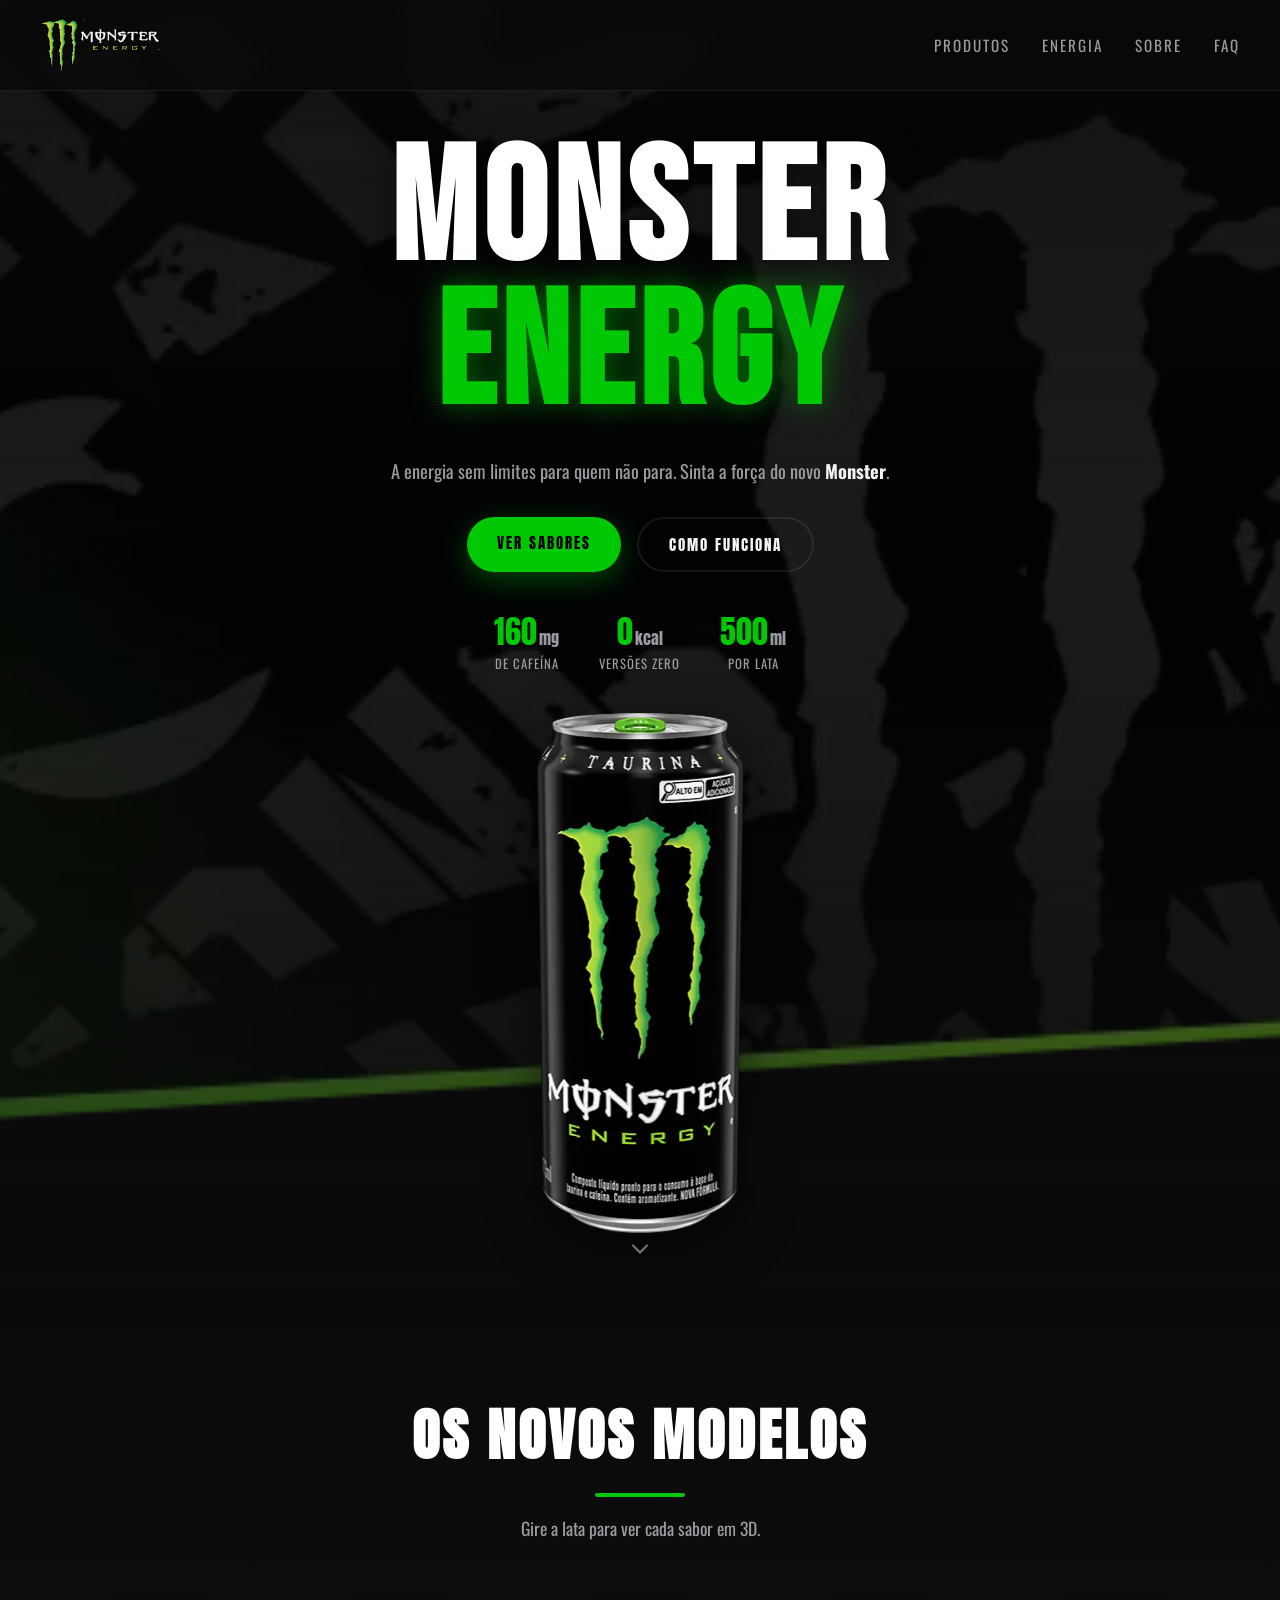
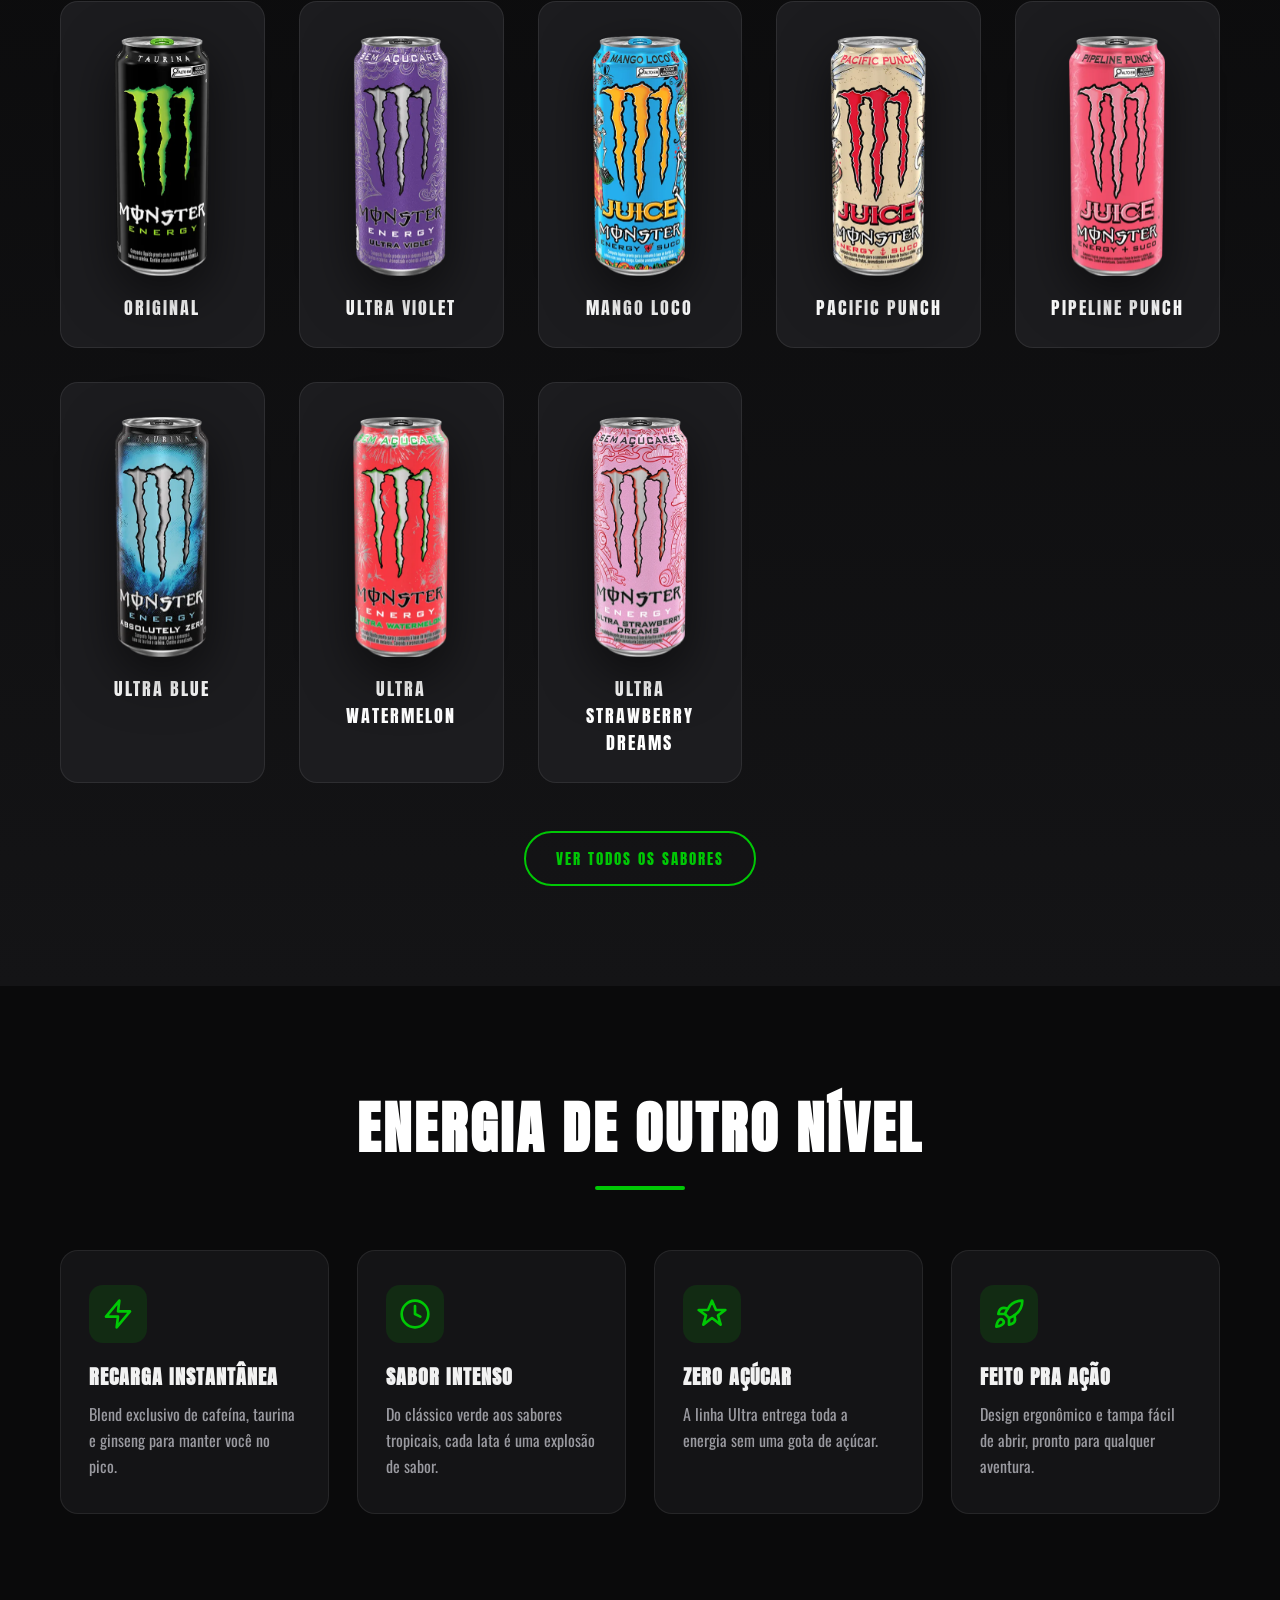
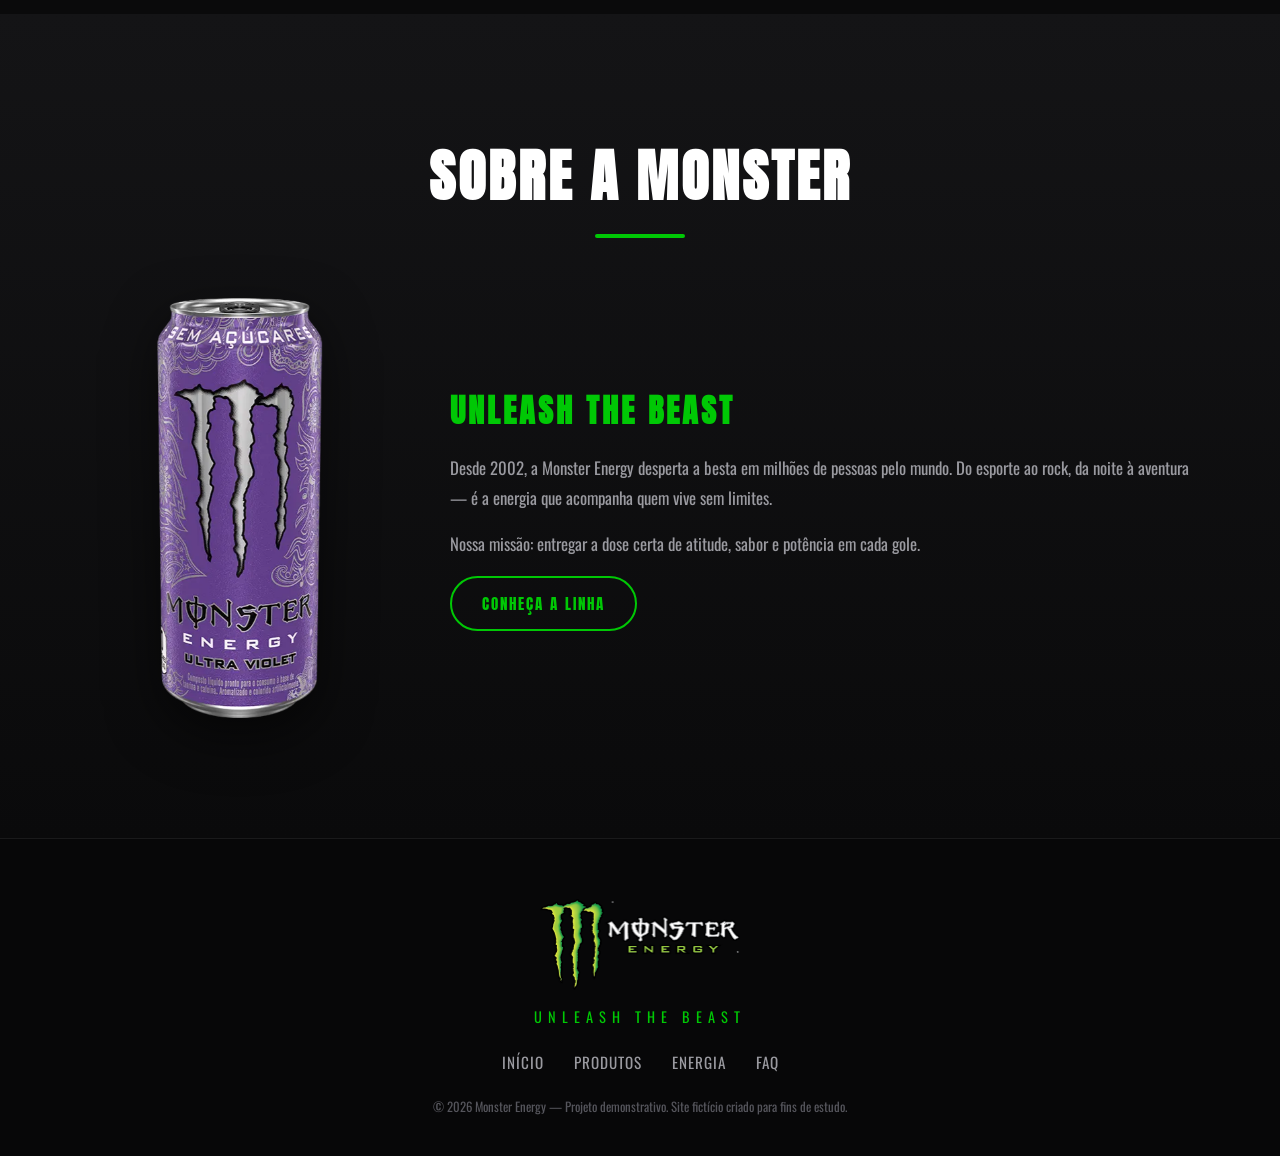
<file: index.html>
<!DOCTYPE html>
<html lang="pt-BR">
<head>
  <meta charset="UTF-8" />
  <meta name="viewport" content="width=device-width, initial-scale=1.0" />
  <title>Monster Energy — Unleash the Beast</title>
  <meta name="description" content="Monster Energy: a energia brutal que você precisa. Conheça os novos sabores e modelos do mercado." />
  <link rel="icon" type="image/x-icon" href="assets/favicon/favicon.ico" />
  <link rel="icon" type="image/png" sizes="16x16" href="assets/favicon/favicon-16x16.png" />
  <link rel="icon" type="image/png" sizes="32x32" href="assets/favicon/favicon-32x32.png" />
  <link rel="icon" type="image/png" sizes="192x192" href="assets/favicon/android-chrome-192x192.png" />
  <link rel="apple-touch-icon" sizes="180x180" href="assets/favicon/apple-touch-icon.png" />
  <link rel="manifest" href="assets/favicon/site.webmanifest" />
  <link rel="preconnect" href="https://fonts.googleapis.com" />
  <link rel="preconnect" href="https://fonts.gstatic.com" crossorigin />
  <link href="https://fonts.googleapis.com/css2?family=Anton&family=Bebas+Neue&family=Oswald:wght@400;600&display=swap" rel="stylesheet" />
  <link rel="stylesheet" href="style.css" />
</head>
<body>
  <!-- NAV -->
  <header class="nav">
    <a href="#" class="brand" aria-label="Monster Energy">
      <img src="assets/images/monster-logo.png" alt="Monster Energy" class="brand-logo" />
    </a>
    <nav class="nav-links">
      <a href="produtos.html">Produtos</a>
      <a href="#recursos">Energia</a>
      <a href="#sobre">Sobre</a>
      <a href="faq.html">FAQ</a>
    </nav>
    <button class="nav-toggle" aria-label="Abrir menu" aria-expanded="false">
      <span></span><span></span><span></span>
    </button>
  </header>
  <div class="mobile-menu">
    <a href="produtos.html">Produtos</a>
    <a href="#recursos">Energia</a>
    <a href="#sobre">Sobre</a>
    <a href="faq.html">FAQ</a>
  </div>

  <!-- HERO -->
  <section class="hero" id="inicio">
    <div class="hero-bg"></div>
    <div class="hero-content">
      <h1 class="hero-title">MONSTER<br /><span class="hl">ENERGY</span></h1>
      <p class="hero-sub">A energia sem limites para quem não para. Sinta a força do novo <strong>Monster</strong>.</p>
      <div class="hero-cta">
        <a href="#produtos" class="btn btn-green">Ver Sabores</a>
        <a href="#recursos" class="btn btn-ghost">Como funciona</a>
      </div>
      <div class="hero-stats">
        <div class="stat"><span class="num">160<span class="unit">mg</span></span><span class="lbl">de cafeína</span></div>
        <div class="stat"><span class="num">0<span class="unit">kcal</span></span><span class="lbl">versões zero</span></div>
        <div class="stat"><span class="num">500<span class="unit">ml</span></span><span class="lbl">por lata</span></div>
      </div>
    </div>
    <div class="hero-can-wrap">
      <div class="hero-can">
        <img src="assets/images/Monster energy original.webp" alt="Monster Energy Original" class="can-img can-img-large" />
      </div>
    </div>
    <div class="scroll-hint" aria-hidden="true">
      <svg viewBox="0 0 24 24" width="28" height="28" fill="none" stroke="currentColor" stroke-width="2" stroke-linecap="round" stroke-linejoin="round"><polyline points="6 9 12 15 18 9"/></svg>
    </div>
  </section>

  <!-- PRODUTOS -->
  <section class="products" id="produtos">
    <h2 class="section-title">OS NOVOS MODELOS</h2>
    <p class="section-sub">Gire a lata para ver cada sabor em 3D.</p>
    <div class="product-grid">
      <div class="product-card" data-name="Original">
        <img src="assets/images/Monster energy original.webp" alt="Monster Energy Original" class="can-img" loading="lazy" />
      </div>
      <div class="product-card" data-name="Ultra Violet">
        <img src="assets/images/Monster Energy Ultra Violet.webp" alt="Monster Energy Ultra Violet" class="can-img" loading="lazy" />
      </div>
      <div class="product-card" data-name="Mango Loco">
        <img src="assets/images/Monster Energy Juice Mango Loco.webp" alt="Monster Energy Mango Loco" class="can-img" loading="lazy" />
      </div>
      <div class="product-card" data-name="Pacific Punch">
        <img src="assets/images/Monster Energy Juice Pacific Punch.webp" alt="Monster Energy Pacific Punch" class="can-img" loading="lazy" />
      </div>
      <div class="product-card" data-name="Pipeline Punch">
        <img src="assets/images/Monster Energy Juice Pipeline Punch.webp" alt="Monster Energy Pipeline Punch" class="can-img" loading="lazy" />
      </div>
      <div class="product-card" data-name="Ultra Blue">
        <img src="assets/images/Monster Energy Absolutely Zero (ultra blue).webp" alt="Monster Energy Absolutely Zero" class="can-img" loading="lazy" />
      </div>
      <div class="product-card" data-name="Ultra Watermelon">
        <img src="assets/images/Monster Energy Ultra Watermelon (ultra red).webp" alt="Monster Energy Ultra Watermelon" class="can-img" loading="lazy" />
      </div>
      <div class="product-card" data-name="Ultra Strawberry Dreams">
        <img src="assets/images/Monster Ultra Strawberry Dreams (ultra rosa).webp" alt="Monster Energy Ultra Strawberry Dreams" class="can-img" loading="lazy" />
      </div>
    </div>
    <div class="products-more">
      <a href="produtos.html" class="btn btn-outline">Ver todos os sabores</a>
    </div>
  </section>

  <!-- RECURSOS -->
  <section class="features" id="recursos">
    <h2 class="section-title">ENERGIA DE OUTRO NÍVEL</h2>
    <div class="feature-grid">
      <div class="feature">
        <div class="feature-icon">
          <svg viewBox="0 0 24 24" width="32" height="32" fill="none" stroke="currentColor" stroke-width="2" stroke-linecap="round" stroke-linejoin="round" aria-hidden="true"><polygon points="13 2 3 14 12 14 11 22 21 10 12 10 13 2"/></svg>
        </div>
        <h3>Recarga Instantânea</h3>
        <p>Blend exclusivo de cafeína, taurina e ginseng para manter você no pico.</p>
      </div>
      <div class="feature">
        <div class="feature-icon">
          <svg viewBox="0 0 24 24" width="32" height="32" fill="none" stroke="currentColor" stroke-width="2" stroke-linecap="round" stroke-linejoin="round" aria-hidden="true"><circle cx="12" cy="12" r="10"/><polyline points="12 6 12 12 16 14"/></svg>
        </div>
        <h3>Sabor Intenso</h3>
        <p>Do clássico verde aos sabores tropicais, cada lata é uma explosão de sabor.</p>
      </div>
      <div class="feature">
        <div class="feature-icon">
          <svg viewBox="0 0 24 24" width="32" height="32" fill="none" stroke="currentColor" stroke-width="2" stroke-linecap="round" stroke-linejoin="round" aria-hidden="true"><path d="M12 2l3 7h7l-5.5 4 2 7L12 15l-6.5 5 2-7L2 9h7z"/></svg>
        </div>
        <h3>Zero Açúcar</h3>
        <p>A linha Ultra entrega toda a energia sem uma gota de açúcar.</p>
      </div>
      <div class="feature">
        <div class="feature-icon">
          <svg viewBox="0 0 24 24" width="32" height="32" fill="none" stroke="currentColor" stroke-width="2" stroke-linecap="round" stroke-linejoin="round" aria-hidden="true"><path d="M4.5 16.5c-1.5 1.26-2 5-2 5s3.74-.5 5-2c.71-.84.7-2.13-.09-2.91a2.18 2.18 0 0 0-2.91-.09z"/><path d="M12 15l-3-3a22 22 0 0 1 2-3.95A12.88 12.88 0 0 1 22 2c0 2.72-.78 7.5-6 11a22.35 22.35 0 0 1-4 2z"/><path d="M9 12H4s.55-3.03 2-4c1.62-1.08 5 0 5 0"/><path d="M12 15v5s3.03-.55 4-2c1.08-1.62 0-5 0-5"/></svg>
        </div>
        <h3>Feito pra Ação</h3>
        <p>Design ergonômico e tampa fácil de abrir, pronto para qualquer aventura.</p>
      </div>
    </div>
  </section>

  <!-- SOBRE -->
  <section class="about" id="sobre">
    <h2 class="section-title">SOBRE A MONSTER</h2>
    <div class="about-inner">
      <div class="about-can">
        <img src="assets/images/Monster Energy Ultra Violet.webp" alt="Monster Energy Ultra Violet" class="can-img can-img-large" loading="lazy" />
      </div>
      <div class="about-text">
        <h3>UNLEASH THE BEAST</h3>
        <p>Desde 2002, a Monster Energy desperta a besta em milhões de pessoas pelo mundo. Do esporte ao rock, da noite à aventura — é a energia que acompanha quem vive sem limites.</p>
        <p>Nossa missão: entregar a dose certa de atitude, sabor e potência em cada gole.</p>
        <a href="#produtos" class="btn btn-outline">Conheça a linha</a>
      </div>
    </div>
  </section>

  <!-- FOOTER -->
  <footer class="footer">
    <img src="assets/images/monster-logo.png" alt="Monster Energy" class="footer-logo" />
    <p class="footer-tag">Unleash the Beast</p>
    <div class="footer-links">
      <a href="#inicio">Início</a>
      <a href="produtos.html">Produtos</a>
      <a href="#recursos">Energia</a>
      <a href="faq.html">FAQ</a>
    </div>
    <p class="footer-copy">&copy; 2026 Monster Energy — Projeto demonstrativo. Site fictício criado para fins de estudo.</p>
  </footer>

  <script src="script.js"></script>
</body>
</html>
</file>
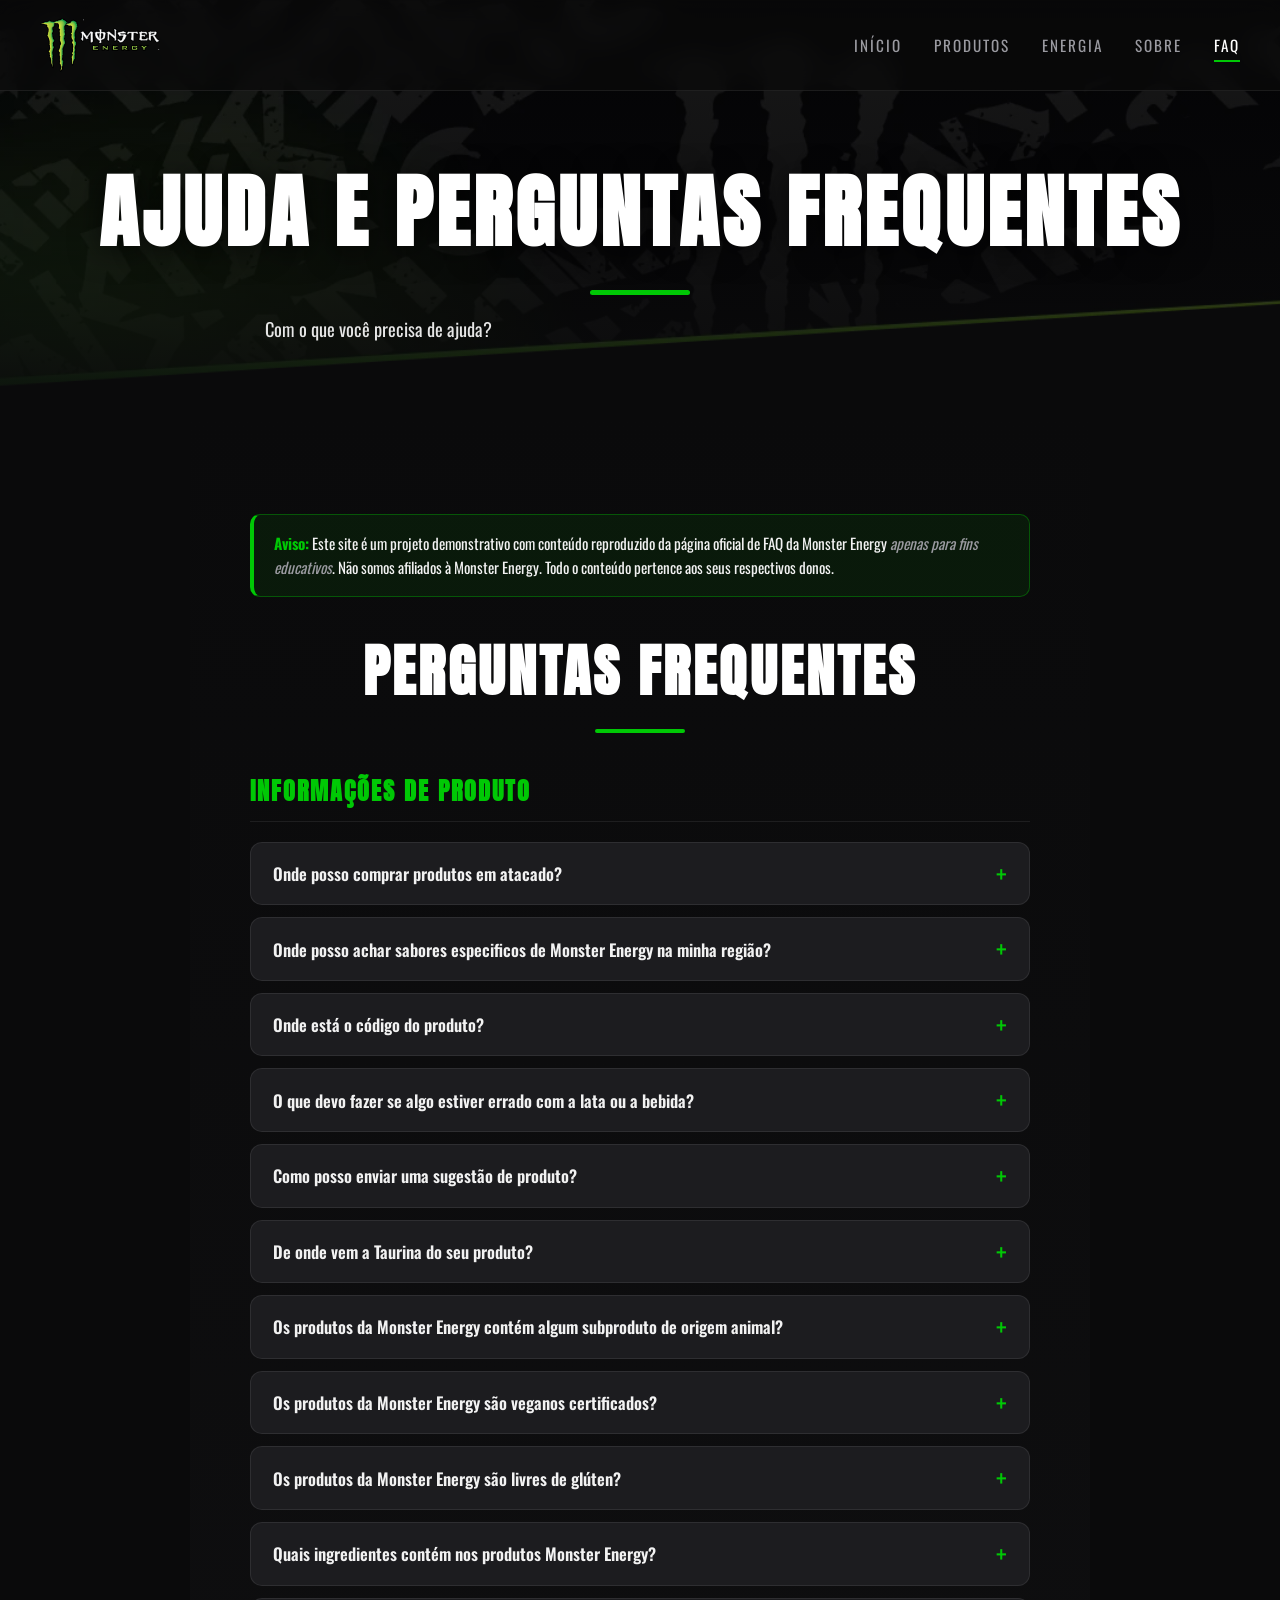
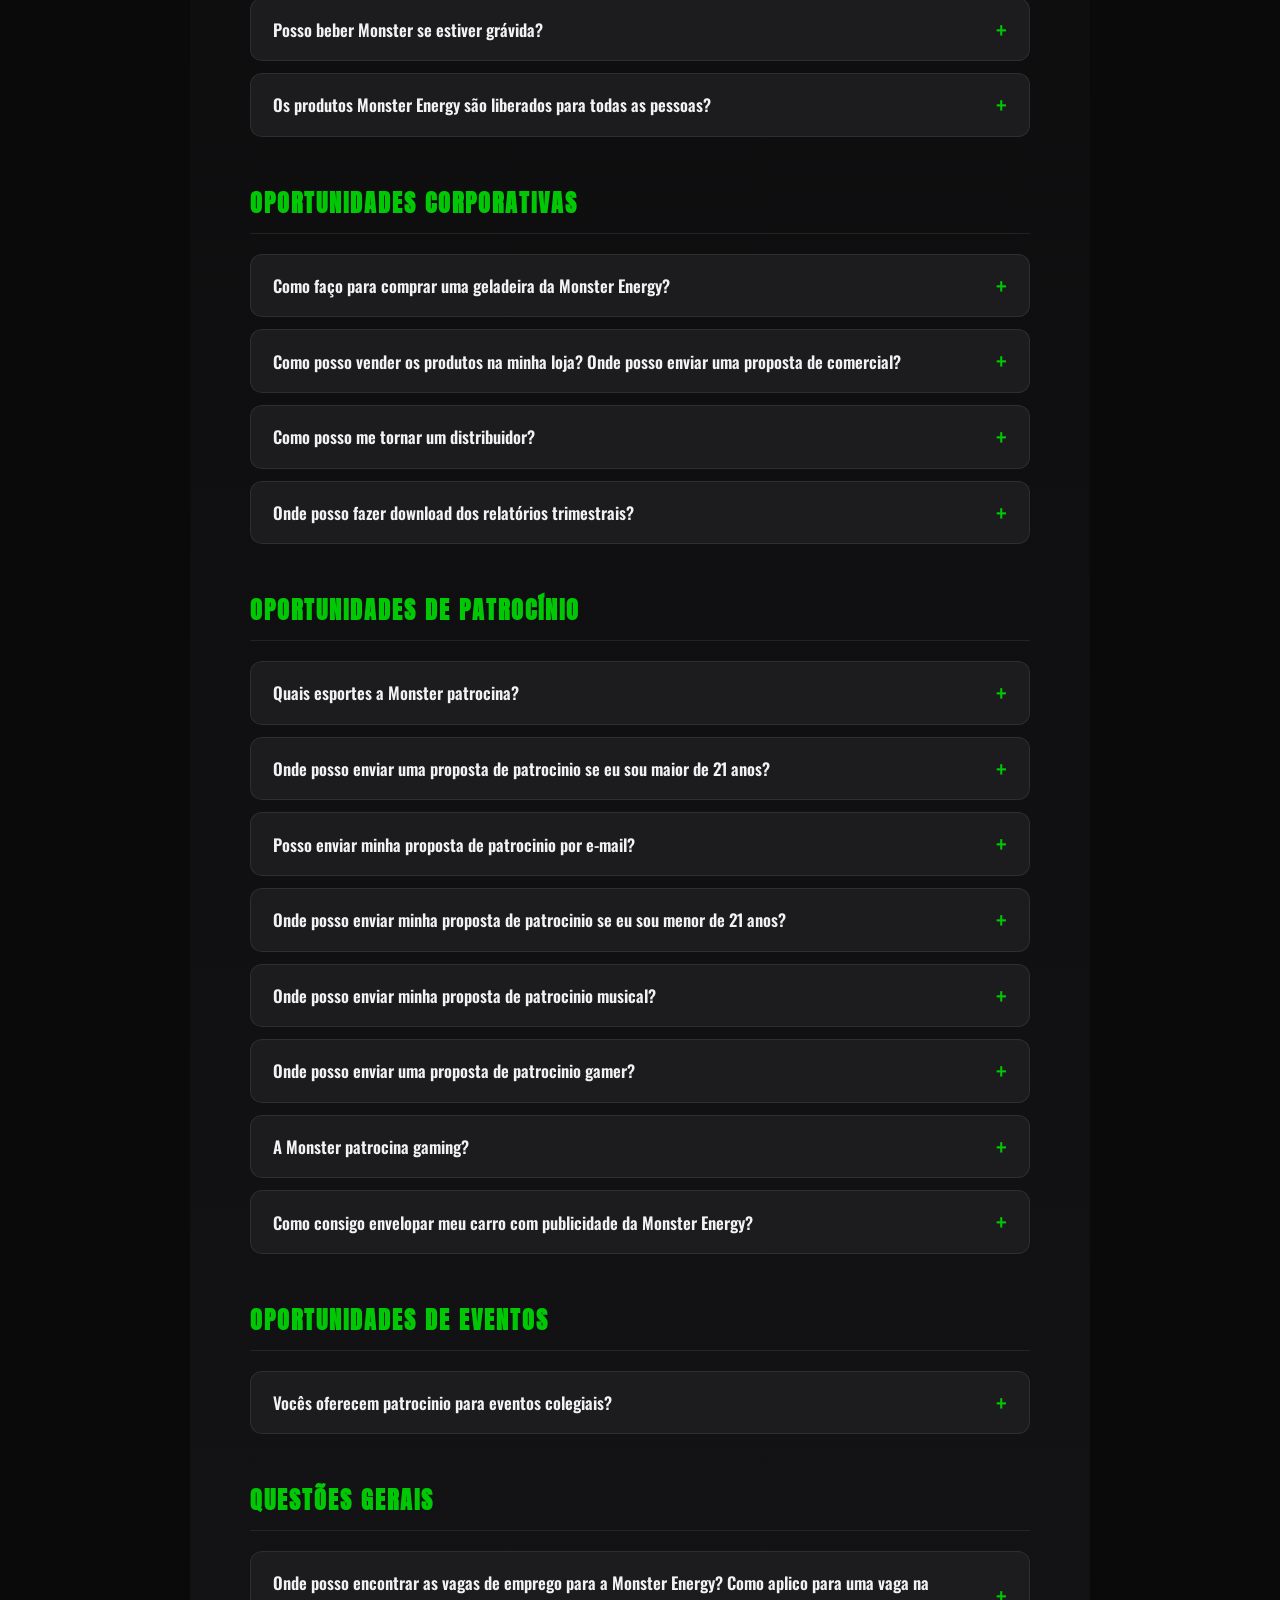
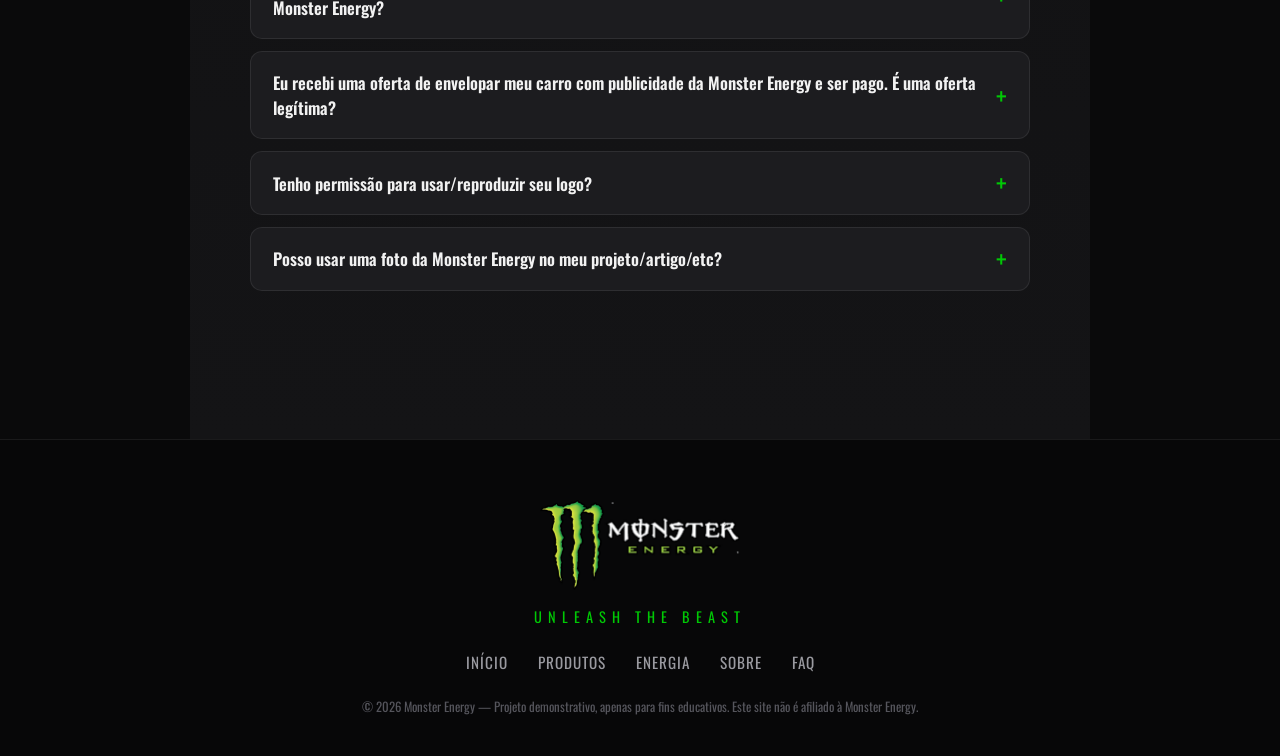
<file: faq.html>
<!DOCTYPE html>
<html lang="pt-BR">
<head>
  <meta charset="UTF-8" />
  <meta name="viewport" content="width=device-width, initial-scale=1.0" />
  <title>FAQ — Monster Energy</title>
  <meta name="description" content="Ajuda e Perguntas Frequentes da Monster Energy." />
  <link rel="icon" type="image/x-icon" href="assets/favicon/favicon.ico" />
  <link rel="icon" type="image/png" sizes="16x16" href="assets/favicon/favicon-16x16.png" />
  <link rel="icon" type="image/png" sizes="32x32" href="assets/favicon/favicon-32x32.png" />
  <link rel="icon" type="image/png" sizes="192x192" href="assets/favicon/android-chrome-192x192.png" />
  <link rel="apple-touch-icon" sizes="180x180" href="assets/favicon/apple-touch-icon.png" />
  <link rel="manifest" href="assets/favicon/site.webmanifest" />
  <link rel="preconnect" href="https://fonts.googleapis.com" />
  <link rel="preconnect" href="https://fonts.gstatic.com" crossorigin />
  <link href="https://fonts.googleapis.com/css2?family=Anton&family=Oswald:wght@400;600&display=swap" rel="stylesheet" />
  <link rel="stylesheet" href="style.css" />
</head>
<body>
  <!-- NAV -->
  <header class="nav">
    <a href="index.html" class="brand" aria-label="Monster Energy">
      <img src="assets/images/monster-logo.png" alt="Monster Energy" class="brand-logo" />
    </a>
    <nav class="nav-links">
      <a href="index.html">Início</a>
      <a href="produtos.html">Produtos</a>
      <a href="index.html#recursos">Energia</a>
      <a href="index.html#sobre">Sobre</a>
      <a href="#faq" class="active">FAQ</a>
    </nav>
    <button class="nav-toggle" aria-label="Abrir menu" aria-expanded="false">
      <span></span><span></span><span></span>
    </button>
  </header>
  <div class="mobile-menu">
    <a href="index.html">Início</a>
    <a href="produtos.html">Produtos</a>
    <a href="index.html#recursos">Energia</a>
    <a href="index.html#sobre">Sobre</a>
    <a href="#faq">FAQ</a>
  </div>

  <!-- TOPO COM BANNER -->
  <section class="page-header" id="topo">
    <div class="page-header-bg"></div>
    <div class="page-header-content">
      <h1 class="page-title">AJUDA E PERGUNTAS FREQUENTES</h1>
      <p class="page-sub">Com o que você precisa de ajuda?</p>
    </div>
  </section>

  <!-- FAQ -->
  <section class="faq" id="faq">
    <div class="edu-notice">
      <p><strong>Aviso:</strong> Este site é um projeto demonstrativo com conteúdo reproduzido da página oficial de FAQ da Monster Energy <em>apenas para fins educativos</em>. Não somos afiliados à Monster Energy. Todo o conteúdo pertence aos seus respectivos donos.</p>
    </div>
    <h2 class="section-title">PERGUNTAS FREQUENTES</h2>

    <div class="faq-cat">
      <h3 class="faq-cat-title">Informações de Produto</h3>
      <details class="faq-item">
        <summary>Onde posso comprar produtos em atacado?</summary>
        <p>Os produtos Monster Energy podem ser encontrados em diversos parceiros nacionais e locais. Para saber mais, entre em contato com nosso SAC 0800 - 666 - 7837</p>
      </details>
      <details class="faq-item">
        <summary>Onde posso achar sabores especificos de Monster Energy na minha região?</summary>
        <p>Para encontrar uma lista das lojas que vendem produtos Monster Energy na sua região, entre em contato com nosso SAC 0800 - 667 - 7837</p>
      </details>
      <details class="faq-item">
        <summary>Onde está o código do produto?</summary>
        <p>O código do produto pode ser encontrado nas nossas latas.</p>
      </details>
      <details class="faq-item">
        <summary>O que devo fazer se algo estiver errado com a lata ou a bebida?</summary>
        <p>Para qualquer problema com nossas latas ou bebidas por favor entre em contato conosco. Problemas podem incluir mas não são limitados a problemas com o gosto, problemas com o gás, lata que pode estar inchada, lata danificada, ou resíduos encontrados na lata, e etc.</p>
      </details>
      <details class="faq-item">
        <summary>Como posso enviar uma sugestão de produto?</summary>
        <p>Infelizmente, nós não aceitamos envios não-solicitados de ideias ou materiais criativos. Isso previne mal entendidos caso a Monster Energy desenvolva algum produto ou nossas ideias de marketing sejam similares as enviadas a nós. Nossa politica pode ser lida integralmente na sessão "Sem Solicitações" no Termos e Condições no site da Monster Energy: https://www.monsterenergy.com/us/en/terms-of-use</p>
      </details>
      <details class="faq-item">
        <summary>De onde vem a Taurina do seu produto?</summary>
        <p>A taurina do Monster Energy é sintética, não é derivada de nenhum subproduto animal. Aproveite! *Um produto animal é qualquer material derivado do corpo de um animal. Exemplos são gordura, pele, sangue, leite, ovos, e alguns produtos menos conhecidos como ictiocola e a quimosina. Subprodutos animais, como definido pela USDA, são produtos colhidos ou manufaturados do gato além da carne do músculo.</p>
      </details>
      <details class="faq-item">
        <summary>Os produtos da Monster Energy contém algum subproduto de origem animal?</summary>
        <p>Alguns produtos Monster Energy contém laticínio (lactose), um subproduto animal comum, como na linha Muscle ou Java. Por favor entre em contato conosco sobre produtos específicos. É importante ressaltar que nossos produtos não são certificados veganos.* Um produto animal é qualquer material derivado do corpo de um animal. Exemplos são gordura, pele, sangue, leite, ovos, e alguns produtos menos conhecidos como ictiocola e a quimosina. Subprodutos animais, como definido pela USDA, são produtos colhidos ou manufaturados do gato além da carne do músculo.</p>
      </details>
      <details class="faq-item">
        <summary>Os produtos da Monster Energy são veganos certificados?</summary>
        <p>Nossos produtos não tem certificado vegano. Para mais informações, por favor entre em contato conosco sobre produtos específicos.</p>
      </details>
      <details class="faq-item">
        <summary>Os produtos da Monster Energy são livres de glúten?</summary>
        <p>Nossos produtos não contém nenhum tipo de ingrediente com glúten. Por favor entre em contato conosco sobre produtos específicos.</p>
      </details>
      <details class="faq-item">
        <summary>Quais ingredientes contém nos produtos Monster Energy?</summary>
        <p>Devido a natureza sensível desse conteúdo, por favor entre em contato conosco sobre produtos específicos.</p>
      </details>
      <details class="faq-item">
        <summary>Posso beber Monster se estiver grávida?</summary>
        <p>As bebidas Monster não são recomendados para mulheres gráficas ou lactantes.</p>
      </details>
      <details class="faq-item">
        <summary>Os produtos Monster Energy são liberados para todas as pessoas?</summary>
        <p>Não são recomendados para crianças, pessoas sensíveis a cafeína, mulheres gráficas ou lactantes. Por favor entre em contato conosco sobre produtos específicos.</p>
      </details>
    </div>

    <div class="faq-cat">
      <h3 class="faq-cat-title">Oportunidades Corporativas</h3>
      <details class="faq-item">
        <summary>Como faço para comprar uma geladeira da Monster Energy?</summary>
        <p>As geladeiras da Monster Energy só estão disponíveis para lojas de varejo que tenham produtos Monster Energy disponíveis.</p>
      </details>
      <details class="faq-item">
        <summary>Como posso vender os produtos na minha loja? Onde posso enviar uma proposta de comercial?</summary>
        <p>Para esse tipo de requisição, por favor entre em contato com o nosso SAC no telefone 0800 - 666 7837</p>
      </details>
      <details class="faq-item">
        <summary>Como posso me tornar um distribuidor?</summary>
        <p>Monster Energy tem distribuidores parceiros exclusivos e identificados. Agradecemos pela compreensão e suporte.</p>
      </details>
      <details class="faq-item">
        <summary>Onde posso fazer download dos relatórios trimestrais?</summary>
        <p>A versão para download do ultimo relatório financeiro pode ser encontrada em: http://investors.monsterbevcorp.com/financial-information</p>
      </details>
    </div>

    <div class="faq-cat">
      <h3 class="faq-cat-title">Oportunidades de Patrocínio</h3>
      <details class="faq-item">
        <summary>Quais esportes a Monster patrocina?</summary>
        <p>Surf, Skate, Snowboard, Ski, BMX, motorsports de duas e quatro rodas.</p>
      </details>
      <details class="faq-item">
        <summary>Onde posso enviar uma proposta de patrocinio se eu sou maior de 21 anos?</summary>
        <p>Os esportes que patrocinamos são: Surf, Skate, Snowboard, Ski, BMX, esportes automotores de duas e quatro rodas. Por favor veja nossa sessão de esportes para uma lista completa. No momento não patrocinamos nenhum outro esporte além dos citados acima. Envie sua proposta de patrocínio de atleta / currículo para:<br /><br />Monster Energy<br />Attn: Athlete Sponsorship Department1<br />Monster Way<br />Corona,<br />CA 92879<br /><br />Depois de revisar suas informações, caso tenhamos interesse em seguir com a oportunidade, o departamento de patrocínios entrará em contato com você. Seu currículo deve incluir quanto tempo você pratica o esporte, uma lista dos concursos/campeonatos que participou com sua colocação no podium, artigos jornalístico que inclua informações sobre você e suas redes sociais. Perceba que enviando as informações para o endereço acima é a única forma de enviar um pedido de Patrocínio Esportivo. Não aceitamos currículos por e-mail.</p>
      </details>
      <details class="faq-item">
        <summary>Posso enviar minha proposta de patrocinio por e-mail?</summary>
        <p>Não, nós não aceitamos pedidos de patrocínio por e-mail. Se você é maior de 21 anos e está interessado em solicitar um patrocínio esportivo para a Monster Energy, por favor nos envie seu material em:<br /><br />Monster Energy<br />Attn: Athlete Sponsorship Department1<br />Monster WayCorona, CA 92879.<br /><br />Depois de revisar suas informações, caso tenhamos interesse em seguir com a oportunidade, o departamento de patrocínios entrará em contato com você. Seu currículo deve incluir quanto tempo você pratica o esporte, uma lista dos concursos/campeonatos que participou com sua colocação no podium, artigos jornalístico que inclua informações sobre você e suas redes sociais.</p>
      </details>
      <details class="faq-item">
        <summary>Onde posso enviar minha proposta de patrocinio se eu sou menor de 21 anos?</summary>
        <p>O Monster Army é o programa de desenvolvimento de atletas da Monster Energy que apoia atletas entre 13-21 anos em motocross, bmx, mountain bike, skate, surf, snow, e ski. Os atletas são avaliados e convidados para o programas para representar a marca da Monster Energy.</p>
      </details>
      <details class="faq-item">
        <summary>Onde posso enviar minha proposta de patrocinio musical?</summary>
        <p>Para patrocínio musical, por favor nos envie a demo da sua banda diretamente em:<br /><br />Monster Energy Company<br />Attn: Music Sponsorship1 Monster Way<br />Corona, CA 92879.<br /><br />Enviar para o endereço acima é a única forma de enviar um pedido de patrocínio musical. Nós não aceitamos essas solicitações por e-mail.</p>
      </details>
      <details class="faq-item">
        <summary>Onde posso enviar uma proposta de patrocinio gamer?</summary>
        <p>Se você está interessado, pode enviar uma proposta de patrocínio no nosso formulário de contato. Por favor, anexe seu currículo / proposta no envio. Se observarmos uma oportunidade após rever as informações, alguém da nossa equipe entrará em contato.</p>
      </details>
      <details class="faq-item">
        <summary>A Monster patrocina gaming?</summary>
        <p>Se você está interessado, pode enviar uma proposta de patrocínio no nosso formulário de contato. Por favor, anexe seu currículo / proposta no envio. Se observarmos uma oportunidade após rever as informações, alguém da nossa equipe entrará em contato.</p>
      </details>
      <details class="faq-item">
        <summary>Como consigo envelopar meu carro com publicidade da Monster Energy?</summary>
        <p>Nós não trabalhamos com esse tipo de patrocínio em carros de pessoa física. Todos os veículos usados em eventos ou promoções são propriedade da empresa e são conduzidos somente por colaboradores da Monster Energy.</p>
      </details>
    </div>

    <div class="faq-cat">
      <h3 class="faq-cat-title">Oportunidades de eventos</h3>
      <details class="faq-item">
        <summary>Vocês oferecem patrocinio para eventos colegiais?</summary>
        <p>Neste momento nós estamos indisponíveis para patrocinar ou fazer doações para eventos que não estejam de acordo com o target demográfico da Monster Energy. Nosso principal público são pessoas de 18 a 35 anos.</p>
      </details>
    </div>

    <div class="faq-cat">
      <h3 class="faq-cat-title">Questões gerais</h3>
      <details class="faq-item">
        <summary>Onde posso encontrar as vagas de emprego para a Monster Energy? Como aplico para uma vaga na Monster Energy?</summary>
        <p>Todas as oportunidades da Monster Energy podem ser encontradas em: https://recruiting2.ultipro.com/MON1009MECY/JobBoard/ff7fe76d-7fb9-45e2-8b70-5b8a922358a7/?q=&o=postedDateDesc&f4=VaSlN2OuZ1ag1og79dOvfg<br /><br />Monster Energy é uma empresa de oportunidades iguais e ações afirmativas. Se você atende os requisitos para qualquer uma de nossas vagas, você é encorajado a se candidatar! Se vocês nos enviar um e-mail sobre o status de uma vaga, nós questionaremos o RH por você.</p>
      </details>
      <details class="faq-item">
        <summary>Eu recebi uma oferta de envelopar meu carro com publicidade da Monster Energy e ser pago. É uma oferta legítima?</summary>
        <p>A oferta que você recebeu não é da Monster Energy. Faz parte de um golpe e pedimos que você não participe ou responda. Informações adicionais sobre o golpe podem ser encontradas no site da Federal Trade Commission em www.consumer.ftc.gov/blog/rap-car-wrap-scams e www.consumer.ftc.gov/blog/how-spot-car-wrap-fraude. Você também pode encontrar mais informações no site do Better Business Bureau em http://www.bbb.org/council/news-events/bbb-scam-alerts/2015/03/scam-alert-easy-cashjust-by-driving-your-car-its-a-con/. Incentivamos você a denunciar o e-mail e registrar reclamações com: The Federal Trade Commission (www.ftc.gov/complaint); Better Business Bureau (https://www.bbb.org/consumer-complaints/file-a-complaint/get-started); Centro Federal de Queixas contra Crimes na Internet (www.ic3.gov); a Liga Nacional de Consumidores (www.fraud.org/complaint); as autoridades locais e o escritório do procurador-geral do seu estado. Sugerimos que você guarde toda e qualquer comunicação com os golpistas (por exemplo, e-mails, cheques, envelopes e números de rastreamento de pacotes). Essas informações podem ser úteis para as autoridades. Se você tiver qualquer outra dúvida, entre em contato conosco pelo número 866-322-4466, ramal 6585 (Ligação para os Estados Unidos)</p>
      </details>
      <details class="faq-item">
        <summary>Tenho permissão para usar/reproduzir seu logo?</summary>
        <p>O logo de Monster Energy é uma marca registrada da nossa empresa então não seria possível para você reproduzir, recriar ou vender esta imagem.</p>
      </details>
      <details class="faq-item">
        <summary>Posso usar uma foto da Monster Energy no meu projeto/artigo/etc?</summary>
        <p>Neste momento, todas as fotos da Monster Energy são para uso interno apenas.</p>
      </details>
    </div>
  </section>

  <!-- FOOTER -->
  <footer class="footer">
    <img src="assets/images/monster-logo.png" alt="Monster Energy" class="footer-logo" />
    <p class="footer-tag">Unleash the Beast</p>
    <div class="footer-links">
      <a href="index.html">Início</a>
      <a href="produtos.html">Produtos</a>
      <a href="index.html#recursos">Energia</a>
      <a href="index.html#sobre">Sobre</a>
      <a href="#faq">FAQ</a>
    </div>
    <p class="footer-copy">&copy; 2026 Monster Energy — Projeto demonstrativo, apenas para fins educativos. Este site não é afiliado à Monster Energy.</p>
  </footer>

  <script src="script.js"></script>
</body>
</html>
</file>
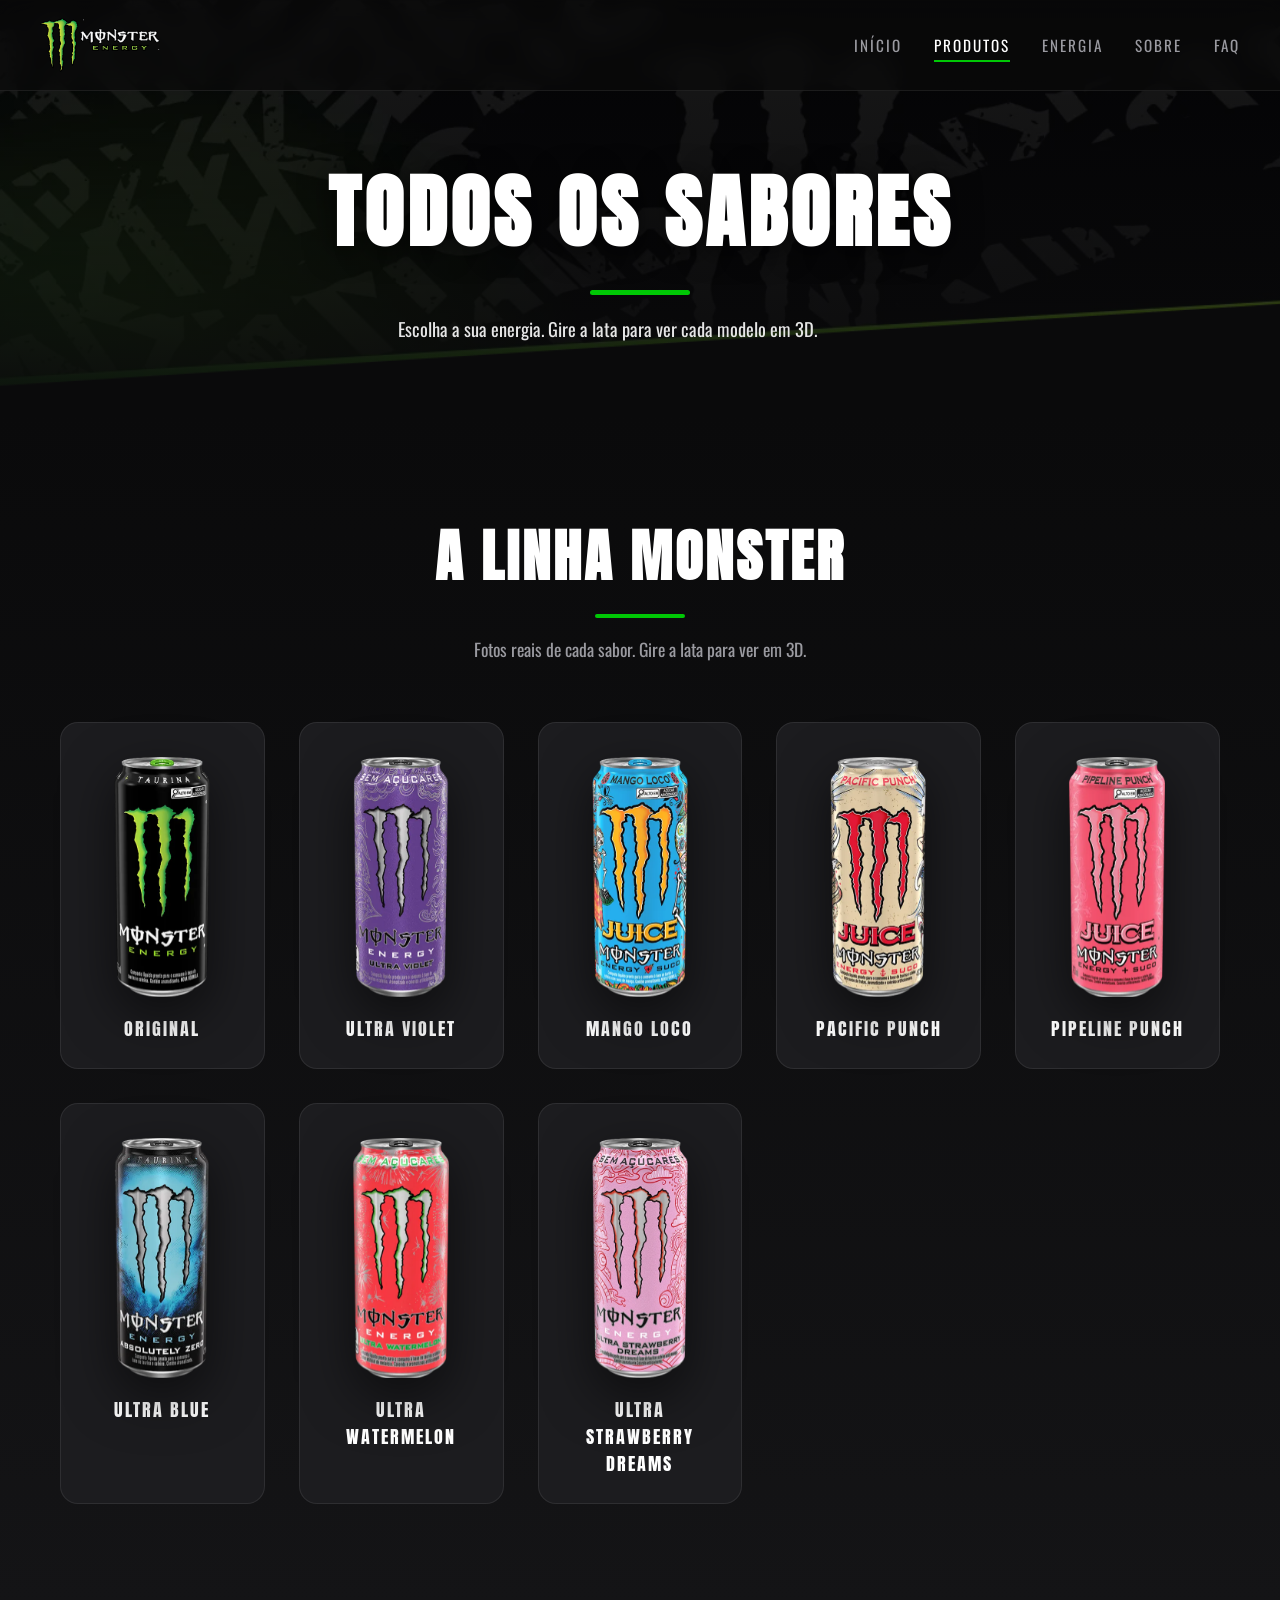
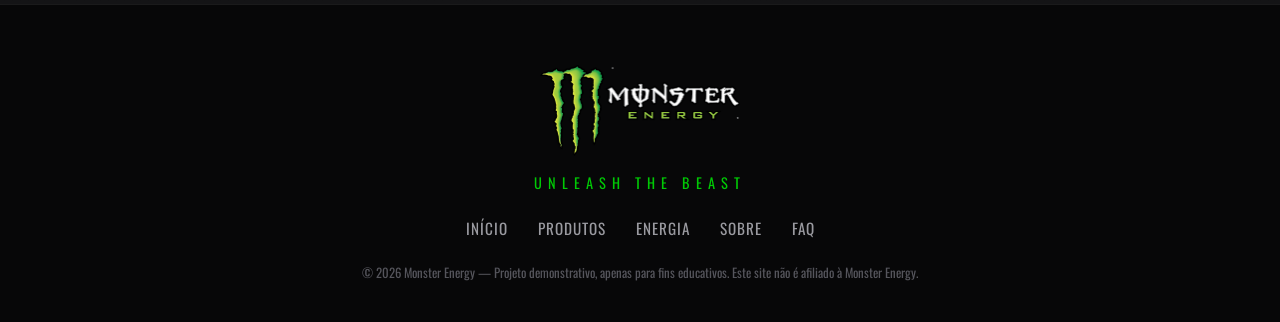
<file: produtos.html>
<!DOCTYPE html>
<html lang="pt-BR">
<head>
  <meta charset="UTF-8" />
  <meta name="viewport" content="width=device-width, initial-scale=1.0" />
  <title>Produtos — Monster Energy</title>
  <meta name="description" content="Todos os sabores Monster Energy: Original, Ultra, Juice e mais." />
  <link rel="icon" type="image/x-icon" href="assets/favicon/favicon.ico" />
  <link rel="icon" type="image/png" sizes="16x16" href="assets/favicon/favicon-16x16.png" />
  <link rel="icon" type="image/png" sizes="32x32" href="assets/favicon/favicon-32x32.png" />
  <link rel="icon" type="image/png" sizes="192x192" href="assets/favicon/android-chrome-192x192.png" />
  <link rel="apple-touch-icon" sizes="180x180" href="assets/favicon/apple-touch-icon.png" />
  <link rel="manifest" href="assets/favicon/site.webmanifest" />
  <link rel="preconnect" href="https://fonts.googleapis.com" />
  <link rel="preconnect" href="https://fonts.gstatic.com" crossorigin />
  <link href="https://fonts.googleapis.com/css2?family=Anton&family=Oswald:wght@400;600&display=swap" rel="stylesheet" />
  <link rel="stylesheet" href="style.css" />
</head>
<body>
  <!-- NAV -->
  <header class="nav">
    <a href="index.html" class="brand" aria-label="Monster Energy">
      <img src="assets/images/monster-logo.png" alt="Monster Energy" class="brand-logo" />
    </a>
    <nav class="nav-links">
      <a href="index.html">Início</a>
      <a href="#produtos" class="active">Produtos</a>
      <a href="index.html#recursos">Energia</a>
      <a href="index.html#sobre">Sobre</a>
      <a href="faq.html">FAQ</a>
    </nav>
    <button class="nav-toggle" aria-label="Abrir menu" aria-expanded="false">
      <span></span><span></span><span></span>
    </button>
  </header>
  <div class="mobile-menu">
    <a href="index.html">Início</a>
    <a href="#produtos">Produtos</a>
    <a href="index.html#recursos">Energia</a>
    <a href="index.html#sobre">Sobre</a>
    <a href="faq.html">FAQ</a>
  </div>

  <!-- TOPO COM BANNER -->
  <section class="page-header" id="topo">
    <div class="page-header-bg"></div>
    <div class="page-header-content">
      <h1 class="page-title">TODOS OS SABORES</h1>
      <p class="page-sub">Escolha a sua energia. Gire a lata para ver cada modelo em 3D.</p>
    </div>
  </section>

  <!-- PRODUTOS -->
  <section class="products" id="produtos">
    <h2 class="section-title">A LINHA MONSTER</h2>
    <p class="section-sub">Fotos reais de cada sabor. Gire a lata para ver em 3D.</p>
    <div class="product-grid">
      <div class="product-card" data-name="Original">
        <img src="assets/images/Monster energy original.webp" alt="Monster Energy Original" class="can-img" loading="lazy" />
      </div>
      <div class="product-card" data-name="Ultra Violet">
        <img src="assets/images/Monster Energy Ultra Violet.webp" alt="Monster Energy Ultra Violet" class="can-img" loading="lazy" />
      </div>
      <div class="product-card" data-name="Mango Loco">
        <img src="assets/images/Monster Energy Juice Mango Loco.webp" alt="Monster Energy Juice Mango Loco" class="can-img" loading="lazy" />
      </div>
      <div class="product-card" data-name="Pacific Punch">
        <img src="assets/images/Monster Energy Juice Pacific Punch.webp" alt="Monster Energy Juice Pacific Punch" class="can-img" loading="lazy" />
      </div>
      <div class="product-card" data-name="Pipeline Punch">
        <img src="assets/images/Monster Energy Juice Pipeline Punch.webp" alt="Monster Energy Juice Pipeline Punch" class="can-img" loading="lazy" />
      </div>
      <div class="product-card" data-name="Ultra Blue">
        <img src="assets/images/Monster Energy Absolutely Zero (ultra blue).webp" alt="Monster Energy Absolutely Zero" class="can-img" loading="lazy" />
      </div>
      <div class="product-card" data-name="Ultra Watermelon">
        <img src="assets/images/Monster Energy Ultra Watermelon (ultra red).webp" alt="Monster Energy Ultra Watermelon" class="can-img" loading="lazy" />
      </div>
      <div class="product-card" data-name="Ultra Strawberry Dreams">
        <img src="assets/images/Monster Ultra Strawberry Dreams (ultra rosa).webp" alt="Monster Energy Ultra Strawberry Dreams" class="can-img" loading="lazy" />
      </div>
    </div>
  </section>

  <!-- FOOTER -->
  <footer class="footer">
    <img src="assets/images/monster-logo.png" alt="Monster Energy" class="footer-logo" />
    <p class="footer-tag">Unleash the Beast</p>
    <div class="footer-links">
      <a href="index.html">Início</a>
      <a href="#produtos">Produtos</a>
      <a href="index.html#recursos">Energia</a>
      <a href="index.html#sobre">Sobre</a>
      <a href="faq.html">FAQ</a>
    </div>
    <p class="footer-copy">&copy; 2026 Monster Energy — Projeto demonstrativo, apenas para fins educativos. Este site não é afiliado à Monster Energy.</p>
  </footer>

  <script src="script.js"></script>
</body>
</html>
</file>
<file: style.css>
/* =========================================================
   MONSTER ENERGY — style.css
   Tema escuro + latas 3D feitas 100% em CSS
   ========================================================= */

:root {
  --bg: #0a0a0b;
  --bg-2: #141416;
  --panel: #1c1c1f;
  --green: #00c805;
  --green-dark: #008a04;
  --text: #f2f2f2;
  --muted: #9a9aa0;
  --line: rgba(255, 255, 255, 0.08);
  --font-display: 'Anton', sans-serif;
  --font-hero: 'Bebas Neue', sans-serif;
  --font-body: 'Oswald', sans-serif;
}

* { margin: 0; padding: 0; box-sizing: border-box; }

html { scroll-behavior: smooth; }

/* Compensa a navbar fixa ao navegar para âncoras */
#produtos, #recursos, #sobre, #topo, #faq, #inicio {
  scroll-margin-top: 90px;
}

body {
  font-family: var(--font-body);
  background: var(--bg);
  color: var(--text);
  overflow-x: hidden;
  -webkit-font-smoothing: antialiased;
}

a { color: inherit; text-decoration: none; }
img { max-width: 100%; display: block; }

/* ---------- Scrollbar ---------- */
::-webkit-scrollbar { width: 10px; }
::-webkit-scrollbar-track { background: var(--bg); }
::-webkit-scrollbar-thumb { background: #333; border-radius: 6px; }
::-webkit-scrollbar-thumb:hover { background: var(--green); }

/* =========================
   NAVBAR
   ========================= */
.nav {
  position: fixed;
  top: 0; left: 0; right: 0;
  z-index: 100;
  display: flex;
  align-items: center;
  justify-content: space-between;
  padding: 18px 40px;
  background: rgba(10, 10, 11, 0.72);
  backdrop-filter: blur(12px);
  border-bottom: 1px solid var(--line);
  transition: background 0.3s ease;
}

.nav.scrolled { background: rgba(10, 10, 11, 0.95); }

.brand { display: flex; align-items: center; gap: 10px; }

.brand-logo {
  width: 120px;
  height: auto;
  object-fit: contain;
}

.nav-links { display: flex; gap: 32px; }
.nav-links a {
  font-size: 0.95rem;
  text-transform: uppercase;
  letter-spacing: 2px;
  color: var(--muted);
  position: relative;
  transition: color 0.25s;
}
.nav-links a::after {
  content: '';
  position: absolute;
  left: 0; bottom: -6px;
  height: 2px; width: 0;
  background: var(--green);
  transition: width 0.25s;
}
.nav-links a:hover { color: #fff; }
.nav-links a:hover::after { width: 100%; }
.nav-links a.active { color: #fff; }
.nav-links a.active::after { width: 100%; }

/* =========================
   MENU MOBILE (hambúrguer)
   ========================= */
.nav-toggle {
  display: none;
  flex-direction: column;
  gap: 5px;
  background: none;
  border: none;
  cursor: pointer;
  padding: 8px;
}
.nav-toggle span {
  display: block;
  width: 26px;
  height: 3px;
  background: #fff;
  border-radius: 2px;
  transition: transform 0.3s, opacity 0.3s;
}
.nav-toggle[aria-expanded="true"] span:nth-child(1) { transform: translateY(8px) rotate(45deg); }
.nav-toggle[aria-expanded="true"] span:nth-child(2) { opacity: 0; }
.nav-toggle[aria-expanded="true"] span:nth-child(3) { transform: translateY(-8px) rotate(-45deg); }

.mobile-menu {
  display: none;
  flex-direction: column;
  position: fixed;
  top: 76px; left: 0; right: 0;
  z-index: 99;
  background: rgba(10, 10, 11, 0.98);
  backdrop-filter: blur(12px);
  border-bottom: 1px solid var(--line);
  padding: 12px 24px 20px;
  gap: 4px;
}
.mobile-menu a {
  padding: 14px 8px;
  font-size: 1.1rem;
  text-transform: uppercase;
  letter-spacing: 2px;
  color: var(--muted);
  border-bottom: 1px solid var(--line);
  transition: color 0.2s;
}
.mobile-menu a:hover { color: var(--green); }
.mobile-menu a:last-child { border-bottom: none; }

/* =========================
   PAGE HEADER (banner de topo)
   ========================= */
.page-header {
  position: relative;
  min-height: 46vh;
  display: flex;
  align-items: center;
  justify-content: center;
  text-align: center;
  padding: 140px 24px 60px;
  overflow: hidden;
}

.page-header-bg {
  position: absolute; inset: 0;
  background-image: url('assets/images/hdr-bg-fundo.webp');
  background-size: cover;
  background-position: center;
  background-repeat: no-repeat;
}

.page-header-bg::after {
  content: '';
  position: absolute; inset: 0;
  background: linear-gradient(180deg, rgba(10, 10, 11, 0.35) 0%, rgba(10, 10, 11, 0.75) 70%, var(--bg) 100%);
}

.page-header-content {
  position: relative;
  z-index: 2;
}

.page-title {
  font-family: var(--font-display);
  font-size: clamp(2.5rem, 7vw, 5rem);
  letter-spacing: 4px;
  text-transform: uppercase;
  color: #fff;
  text-shadow: 0 4px 30px rgba(0, 0, 0, 0.7);
}
.page-title::after {
  content: '';
  display: block;
  width: 100px; height: 5px;
  margin: 18px auto 0;
  background: var(--green);
  border-radius: 5px;
}
.page-sub {
  margin-top: 20px;
  font-size: 1.15rem;
  color: #e6e6e6;
  max-width: 560px;
}

/* =========================
   HERO
   ========================= */
.hero {
  position: relative;
  min-height: 100vh;
  display: flex;
  flex-direction: column;
  align-items: center;
  justify-content: center;
  text-align: center;
  padding: 140px 60px 60px;
  overflow: hidden;
}

.hero-bg {
  position: absolute; inset: 0;
  background:
    linear-gradient(180deg, rgba(10, 10, 11, 0.55) 0%, rgba(10, 10, 11, 0.2) 45%, rgba(10, 10, 11, 0.85) 100%),
    url('assets/images/hdr-bg-fundo.webp') center / cover no-repeat;
}

.hero-content {
  position: relative;
  z-index: 2;
  max-width: 820px;
  display: flex;
  flex-direction: column;
  align-items: center;
}

.hero-title {
  font-family: var(--font-hero);
  font-size: clamp(4rem, 13vw, 10rem);
  line-height: 0.9;
  letter-spacing: 6px;
  text-transform: uppercase;
  color: #fff;
  text-shadow: 0 4px 30px rgba(0, 0, 0, 0.5);
}
.hero-title .hl { color: var(--green); text-shadow: 0 0 30px rgba(0, 200, 5, 0.5); }

.hero-sub {
  margin: 28px 0 32px;
  font-size: 1.15rem;
  line-height: 1.6;
  color: var(--muted);
  max-width: 560px;
}
.hero-sub strong { color: var(--text); }

.hero-cta { display: flex; gap: 16px; flex-wrap: wrap; justify-content: center; }

.btn {
  display: inline-block;
  padding: 14px 30px;
  border-radius: 999px;
  font-family: var(--font-display);
  font-size: 0.95rem;
  letter-spacing: 2px;
  text-transform: uppercase;
  transition: transform 0.2s, box-shadow 0.2s, background 0.2s, color 0.2s;
}
.btn-green { background: var(--green); color: #000; box-shadow: 0 8px 30px rgba(0, 200, 5, 0.35); }
.btn-green:hover { transform: translateY(-3px); box-shadow: 0 12px 40px rgba(0, 200, 5, 0.5); }
.btn-ghost { background: transparent; border: 2px solid var(--line); color: var(--text); }
.btn-ghost:hover { border-color: var(--green); transform: translateY(-3px); }
.btn-outline { border: 2px solid var(--green); color: var(--green); }
.btn-outline:hover { background: var(--green); color: #000; transform: translateY(-3px); }

.hero-stats {
  display: flex;
  gap: 40px;
  margin-top: 44px;
  justify-content: center;
}
.stat { display: flex; flex-direction: column; }
.stat .num {
  font-family: var(--font-display);
  font-size: 2rem;
  color: var(--green);
  line-height: 1;
}
.stat .num .unit { font-size: 1rem; color: var(--muted); margin-left: 2px; }
.stat .lbl { font-size: 0.8rem; color: var(--muted); text-transform: uppercase; letter-spacing: 1px; margin-top: 6px; }

/* Lata grande do hero (centralizada) */
.hero-can-wrap {
  position: relative;
  z-index: 1;
  margin-top: 40px;
}
.hero-can-wrap .hero-can { width: 300px; margin: 0 auto; }
.hero-can-wrap .can-img-large { max-height: 520px; }

.scroll-hint {
  position: absolute;
  left: 50%; bottom: 24px;
  transform: translateX(-50%);
  color: var(--muted);
  font-size: 1.4rem;
  animation: bounce 1.6s infinite;
}
@keyframes bounce { 50% { transform: translateX(-50%) translateY(8px); } }

/* =========================
   IMAGENS DAS LATAS (fotos 3D)
   ========================= */
.can-img {
  width: 100%;
  height: auto;
  max-height: 240px;
  object-fit: contain;
  display: block;
  transition: transform 0.3s cubic-bezier(0.2, 0.8, 0.2, 1);
  filter: drop-shadow(0 18px 26px rgba(0, 0, 0, 0.55));
  will-change: transform;
}
.can-img-large { max-height: 420px; }

/* =========================
   PRODUTOS
   ========================= */
.products {
  position: relative;
  padding: 100px 60px;
  background: linear-gradient(180deg, var(--bg) 0%, var(--bg-2) 100%);
}

.section-title {
  font-family: var(--font-display);
  font-size: clamp(2rem, 5vw, 3.5rem);
  letter-spacing: 3px;
  text-transform: uppercase;
  text-align: center;
  color: #fff;
}
.section-title::after {
  content: '';
  display: block;
  width: 90px; height: 4px;
  margin: 16px auto 0;
  background: var(--green);
  border-radius: 4px;
}
.section-sub {
  text-align: center;
  color: var(--muted);
  margin-top: 18px;
  font-size: 1.1rem;
}

.product-grid {
  display: grid;
  grid-template-columns: repeat(auto-fill, minmax(190px, 1fr));
  gap: 34px;
  max-width: 1200px;
  margin: 60px auto 0;
}

.product-card {
  position: relative;
  display: flex;
  flex-direction: column;
  align-items: center;
  gap: 18px;
  padding: 34px 20px 26px;
  background: var(--panel);
  border: 1px solid var(--line);
  border-radius: 18px;
  transition: transform 0.3s, border-color 0.3s, box-shadow 0.3s;
}
.product-card::before {
  content: attr(data-name);
  font-family: var(--font-display);
  font-size: 1.1rem;
  letter-spacing: 2px;
  text-transform: uppercase;
  color: #fff;
  order: 2;
  text-align: center;
}
.product-card:hover {
  transform: translateY(-8px);
  border-color: rgba(255, 255, 255, 0.25);
  box-shadow: 0 20px 40px rgba(0, 0, 0, 0.5);
}
.products-more {
  text-align: center;
  margin-top: 48px;
}

/* =========================
   RECURSOS
   ========================= */
.features {
  padding: 100px 60px;
  background: var(--bg);
}

.feature-grid {
  display: grid;
  grid-template-columns: repeat(auto-fit, minmax(220px, 1fr));
  gap: 28px;
  max-width: 1200px;
  margin: 60px auto 0;
}
.feature {
  padding: 34px 28px;
  background: var(--bg-2);
  border: 1px solid var(--line);
  border-radius: 18px;
  transition: transform 0.3s, border-color 0.3s;
}
.feature:hover { transform: translateY(-6px); border-color: var(--green); }
.feature-icon {
  width: 58px; height: 58px;
  display: grid; place-items: center;
  background: rgba(0, 200, 5, 0.12);
  border-radius: 14px;
  margin-bottom: 18px;
  color: var(--green);
}
.feature-icon svg { display: block; }
.feature h3 {
  font-family: var(--font-display);
  font-size: 1.25rem;
  letter-spacing: 1px;
  text-transform: uppercase;
  margin-bottom: 10px;
}
.feature p { color: var(--muted); line-height: 1.6; }

/* =========================
   SOBRE
   ========================= */
.about {
  padding: 120px 60px;
  background: linear-gradient(180deg, var(--bg-2) 0%, var(--bg) 100%);
}
.about-inner {
  display: flex;
  align-items: center;
  gap: 60px;
  max-width: 1100px;
  margin: 60px auto 0;
  flex-wrap: wrap;
}
.about-can { flex: 0 0 300px; }
.about-text { flex: 1; min-width: 280px; }
.about-text h3 {
  font-family: var(--font-display);
  font-size: 2rem;
  letter-spacing: 3px;
  color: var(--green);
  margin-bottom: 18px;
}
.about-text p { color: var(--muted); line-height: 1.8; font-size: 1.05rem; margin-bottom: 16px; }

/* =========================
   FAQ
   ========================= */
.faq {
  padding: 100px 60px;
  background: linear-gradient(180deg, var(--bg) 0%, var(--bg-2) 100%);
  max-width: 900px;
  margin: 0 auto;
}
.edu-notice {
  background: rgba(0, 200, 5, 0.08);
  border: 1px solid rgba(0, 200, 5, 0.35);
  border-left: 4px solid var(--green);
  border-radius: 10px;
  padding: 16px 20px;
  margin-bottom: 32px;
  font-size: 0.95rem;
  line-height: 1.6;
  color: var(--text);
}
.edu-notice strong { color: var(--green); }
.edu-notice em { color: var(--muted); }
.faq-cat {
  margin-bottom: 48px;
}
.faq-cat-title {
  font-family: var(--font-display);
  font-size: 1.5rem;
  letter-spacing: 2px;
  text-transform: uppercase;
  color: var(--green);
  margin: 40px 0 20px;
  padding-bottom: 12px;
  border-bottom: 1px solid var(--line);
}
.faq-item {
  background: var(--panel);
  border: 1px solid var(--line);
  border-radius: 12px;
  margin-bottom: 12px;
  overflow: hidden;
  transition: border-color 0.25s;
}
.faq-item[open] { border-color: rgba(0, 200, 5, 0.4); }
.faq-item summary {
  list-style: none;
  cursor: pointer;
  padding: 18px 22px;
  font-size: 1.05rem;
  font-weight: 600;
  color: var(--text);
  display: flex;
  justify-content: space-between;
  align-items: center;
  gap: 16px;
  transition: color 0.2s;
}
.faq-item summary::-webkit-details-marker { display: none; }
.faq-item summary::after {
  content: '+';
  font-size: 1.6rem;
  font-weight: 400;
  color: var(--green);
  line-height: 1;
  transition: transform 0.25s;
  flex-shrink: 0;
}
.faq-item[open] summary::after { transform: rotate(45deg); }
.faq-item summary:hover { color: var(--green); }
.faq-item p {
  padding: 0 22px 20px;
  color: var(--muted);
  line-height: 1.7;
}

/* =========================
   FOOTER
   ========================= */
.footer {
  position: relative;
  text-align: center;
  padding: 60px 40px 40px;
  background: #070708;
  border-top: 1px solid var(--line);
}
.footer-logo {
  width: 200px;
  height: auto;
  object-fit: contain;
  margin: 0 auto 16px;
  display: block;
}
.footer-tag { color: var(--green); letter-spacing: 6px; text-transform: uppercase; margin: 8px 0 24px; font-size: 0.9rem; }
.footer-links { display: flex; justify-content: center; gap: 30px; margin-bottom: 24px; }
.footer-links a { color: var(--muted); font-size: 0.95rem; text-transform: uppercase; letter-spacing: 1px; transition: color 0.25s; }
.footer-links a:hover { color: var(--green); }
.footer-copy { color: #55555c; font-size: 0.8rem; }

/* =========================
   REVELAR AO ROLAR
   ========================= */
.reveal {
  opacity: 0;
  transform: translateY(30px);
  transition: opacity 0.6s ease, transform 0.6s ease;
}
.reveal.visible { opacity: 1; transform: translateY(0); }

/* =========================
   RESPONSIVO
   ========================= */
@media (max-width: 900px) {
  .hero { padding: 120px 24px 80px; }
  .hero-content { max-width: 100%; }
  .about-inner { justify-content: center; text-align: center; }
  .nav-links { display: none; }
  .nav-toggle { display: flex; }
  .mobile-menu.open { display: flex; }
  .products, .features, .about { padding-left: 24px; padding-right: 24px; }
  .page-header { min-height: 40vh; padding: 120px 20px 50px; }
}

@media (max-width: 500px) {
  .hero-stats { gap: 22px; }
  .hero-stats .num { font-size: 1.5rem; }
  .product-grid { grid-template-columns: repeat(2, 1fr); }
}
</file>
